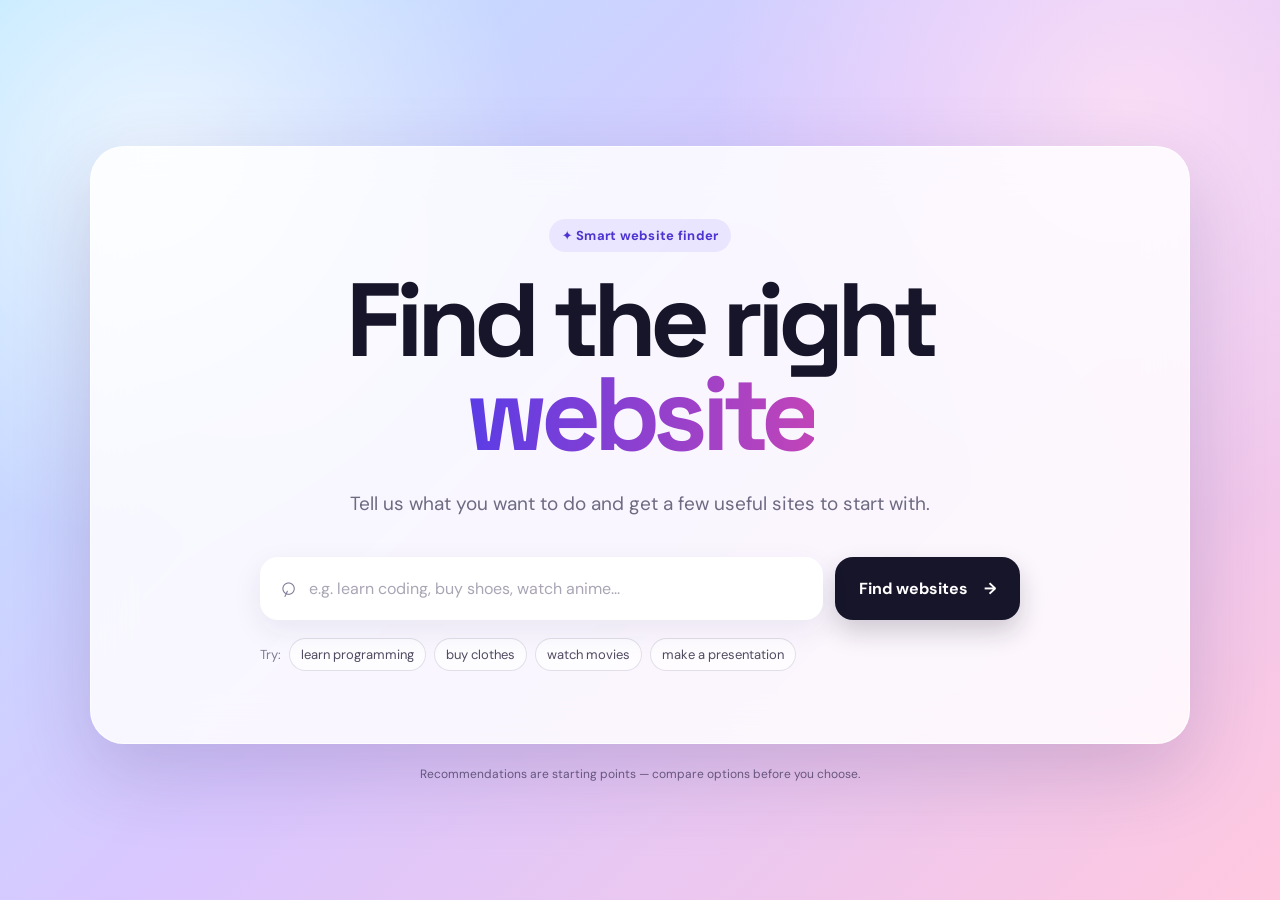
<file: website-finder/index.html>
<!doctype html>
<html lang="en">
<head>
  <meta charset="UTF-8">
  <meta name="viewport" content="width=device-width, initial-scale=1.0">
  <meta name="description" content="Find recommended websites for whatever you need.">
  <title>Website Finder</title>
  <link rel="stylesheet" href="styles.css">
</head>
<body>
  <main class="shell">
    <section class="finder-card" aria-labelledby="title">
      <div class="badge">✦ Smart website finder</div>
      <h1 id="title">Find the right<br><span>website</span></h1>
      <p class="subtitle">Tell us what you want to do and get a few useful sites to start with.</p>

      <form id="searchForm" class="search-form">
        <label class="sr-only" for="searchInput">What do you need a website for?</label>
        <div class="input-wrap">
          <span class="search-icon" aria-hidden="true">⌕</span>
          <input id="searchInput" name="query" autocomplete="off"
            placeholder="e.g. learn coding, buy shoes, watch anime..."
            maxlength="120">
          <button id="clearBtn" class="clear-btn" type="button" aria-label="Clear search" hidden>×</button>
        </div>
        <button class="search-btn" type="submit">
          <span>Find websites</span>
          <span aria-hidden="true">→</span>
        </button>
      </form>

      <div class="quick-searches" aria-label="Example searches">
        <span>Try:</span>
        <button type="button" data-query="learn programming">learn programming</button>
        <button type="button" data-query="buy clothes">buy clothes</button>
        <button type="button" data-query="watch movies">watch movies</button>
        <button type="button" data-query="make a presentation">make a presentation</button>
      </div>

      <section id="results" class="results" aria-live="polite"></section>
    </section>

    <footer>Recommendations are starting points — compare options before you choose.</footer>
  </main>
  <script src="app.js"></script>
</body>
</html>
</file>
<file: website-finder/styles.css>
@import url('https://fonts.googleapis.com/css2?family=DM+Sans:wght@400;500;600;700&family=Space+Grotesk:wght@600;700&display=swap');

:root {
  --ink: #17152a;
  --muted: #6e6a82;
  --line: rgba(39, 32, 77, .13);
  --card: rgba(255, 255, 255, .84);
  --white: #fff;
  --accent: #6c4cff;
  --accent-dark: #4d34d1;
  --shadow: 0 28px 80px rgba(49, 35, 100, .18);
}

* { box-sizing: border-box; }

html { min-height: 100%; }

body {
  margin: 0;
  min-height: 100vh;
  color: var(--ink);
  font-family: "DM Sans", system-ui, sans-serif;
  background:
    radial-gradient(circle at 12% 18%, rgba(255,255,255,.7), transparent 28%),
    radial-gradient(circle at 88% 12%, rgba(255, 226, 245, .8), transparent 30%),
    linear-gradient(135deg, #b7e6ff 0%, #d9c7ff 47%, #ffc8df 100%);
}

button, input { font: inherit; }

button { cursor: pointer; }

.shell {
  width: min(1100px, calc(100% - 32px));
  min-height: 100vh;
  margin: 0 auto;
  padding: 58px 0 30px;
  display: flex;
  flex-direction: column;
  justify-content: center;
}

.finder-card {
  padding: clamp(32px, 6vw, 72px);
  border: 1px solid rgba(255,255,255,.72);
  border-radius: 34px;
  background: var(--card);
  box-shadow: var(--shadow);
  backdrop-filter: blur(20px);
}

.badge {
  width: fit-content;
  margin: 0 auto 22px;
  padding: 8px 13px;
  border-radius: 999px;
  background: rgba(108, 76, 255, .1);
  color: var(--accent-dark);
  font-size: 13px;
  font-weight: 700;
  letter-spacing: .02em;
}

h1 {
  margin: 0;
  text-align: center;
  font-family: "Space Grotesk", sans-serif;
  font-size: clamp(52px, 9vw, 104px);
  line-height: .9;
  letter-spacing: -.065em;
}

h1 span {
  background: linear-gradient(90deg, #5a3ce6, #c144b8);
  -webkit-background-clip: text;
  background-clip: text;
  color: transparent;
}

.subtitle {
  max-width: 590px;
  margin: 28px auto 38px;
  text-align: center;
  color: var(--muted);
  font-size: clamp(16px, 2vw, 19px);
  line-height: 1.55;
}

.search-form {
  max-width: 760px;
  margin: 0 auto;
  display: grid;
  grid-template-columns: 1fr auto;
  gap: 12px;
}

.input-wrap {
  position: relative;
  display: flex;
  align-items: center;
  min-width: 0;
  background: #fff;
  border: 2px solid transparent;
  border-radius: 18px;
  box-shadow: 0 10px 30px rgba(44, 34, 86, .08);
  transition: border-color .2s, box-shadow .2s;
}

.input-wrap:focus-within {
  border-color: rgba(108, 76, 255, .45);
  box-shadow: 0 12px 35px rgba(76, 52, 209, .14);
}

.search-icon {
  padding-left: 18px;
  font-size: 27px;
  line-height: 1;
  color: #817b99;
  transform: rotate(-20deg);
}

input {
  width: 100%;
  min-width: 0;
  padding: 19px 44px 19px 13px;
  border: 0;
  outline: 0;
  background: transparent;
  color: var(--ink);
  font-size: 16px;
}

input::placeholder { color: #aaa5b5; }

.clear-btn {
  position: absolute;
  right: 10px;
  width: 30px;
  height: 30px;
  border: 0;
  border-radius: 50%;
  background: #f1eff7;
  color: #716b80;
  font-size: 20px;
}

.search-btn {
  display: inline-flex;
  align-items: center;
  justify-content: center;
  gap: 16px;
  min-width: 174px;
  padding: 0 24px;
  border: 0;
  border-radius: 18px;
  background: var(--ink);
  color: white;
  font-weight: 700;
  box-shadow: 0 12px 26px rgba(23, 21, 42, .2);
  transition: transform .18s, background .18s;
}

.search-btn:hover {
  transform: translateY(-2px);
  background: #292542;
}

.search-btn:active { transform: translateY(0); }

.quick-searches {
  max-width: 760px;
  margin: 18px auto 0;
  display: flex;
  flex-wrap: wrap;
  align-items: center;
  gap: 8px;
  color: #817b91;
  font-size: 13px;
}

.quick-searches button {
  padding: 7px 11px;
  border: 1px solid var(--line);
  border-radius: 999px;
  background: rgba(255,255,255,.6);
  color: #514b61;
}

.quick-searches button:hover {
  background: #fff;
  border-color: rgba(108, 76, 255, .3);
}

.results {
  max-width: 900px;
  margin: 34px auto 0;
}

.results:empty { display: none; }

.results-heading {
  display: flex;
  justify-content: space-between;
  align-items: end;
  gap: 20px;
  margin-bottom: 14px;
}

.results-heading h2 {
  margin: 0;
  font-size: 21px;
}

.results-heading p {
  margin: 0;
  color: var(--muted);
  font-size: 13px;
}

.result-grid {
  display: grid;
  grid-template-columns: repeat(3, 1fr);
  gap: 12px;
}

.result {
  min-height: 168px;
  padding: 20px;
  border: 1px solid rgba(255,255,255,.9);
  border-radius: 20px;
  background: rgba(255,255,255,.78);
  box-shadow: 0 12px 30px rgba(45, 33, 84, .07);
  transition: transform .18s, box-shadow .18s;
}

.result:hover {
  transform: translateY(-4px);
  box-shadow: 0 18px 38px rgba(45, 33, 84, .12);
}

.result-top {
  display: flex;
  align-items: center;
  gap: 11px;
  margin-bottom: 15px;
}

.result-icon {
  width: 40px;
  height: 40px;
  display: grid;
  place-items: center;
  border-radius: 12px;
  background: #f0ecff;
  font-size: 20px;
}

.result h3 {
  margin: 0;
  font-size: 16px;
}

.result .url {
  margin-top: 2px;
  color: #8b849b;
  font-size: 11px;
  word-break: break-all;
}

.result p {
  margin: 0 0 16px;
  color: #625d70;
  font-size: 13px;
  line-height: 1.5;
}

.result a {
  display: inline-flex;
  align-items: center;
  gap: 6px;
  color: var(--accent-dark);
  font-size: 13px;
  font-weight: 700;
  text-decoration: none;
}

.result a:hover { text-decoration: underline; }

.no-results {
  padding: 25px;
  border-radius: 18px;
  background: rgba(255,255,255,.65);
  color: var(--muted);
  text-align: center;
}

.web-search {
  margin-top: 12px;
  text-align: center;
}

.web-search a {
  color: var(--accent-dark);
  font-weight: 700;
  text-decoration: none;
}

footer {
  margin-top: 22px;
  text-align: center;
  color: rgba(42, 35, 66, .65);
  font-size: 12px;
}

.sr-only {
  position: absolute;
  width: 1px;
  height: 1px;
  padding: 0;
  margin: -1px;
  overflow: hidden;
  clip: rect(0,0,0,0);
  white-space: nowrap;
  border: 0;
}

@media (max-width: 760px) {
  .shell { width: min(100% - 18px, 1100px); padding-top: 22px; }
  .finder-card { border-radius: 26px; padding: 30px 18px 28px; }
  h1 { font-size: clamp(50px, 16vw, 80px); }
  .search-form { grid-template-columns: 1fr; }
  .search-btn { min-height: 56px; }
  .result-grid { grid-template-columns: 1fr; }
  .results-heading { align-items: start; flex-direction: column; gap: 5px; }
}

@media (prefers-reduced-motion: reduce) {
  *, *::before, *::after { scroll-behavior: auto !important; transition: none !important; }
}
</file>
